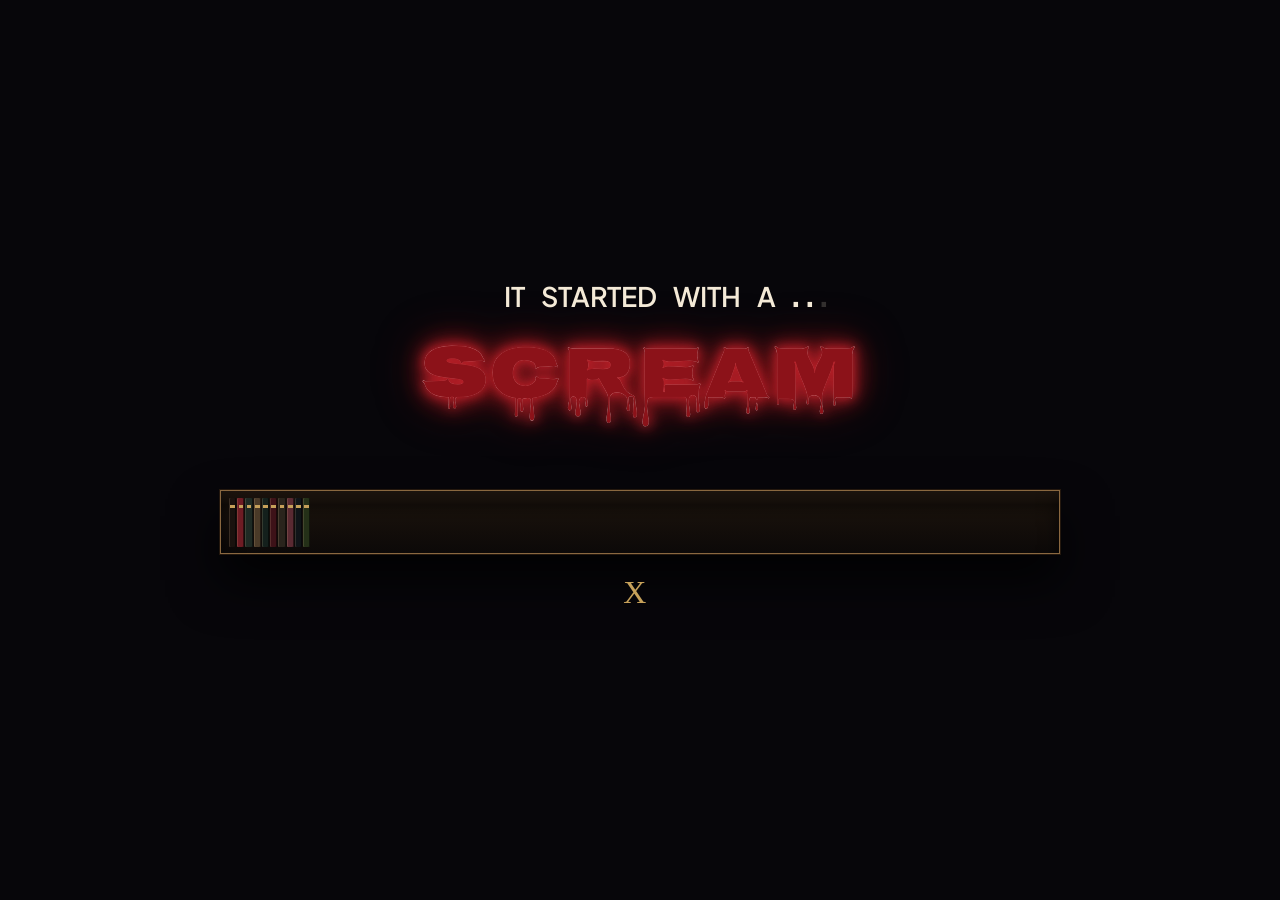
<file: index.html>
<!DOCTYPE html><html lang="en"><head><script>(function(){var path=location.pathname;var canonical=path.replace(/index\.html$/,"");if(!canonical.endsWith("/"))canonical+="/";if(canonical!==path){location.replace(canonical+location.search+location.hash);return}var section=/\/(need|stars|locations|form|comparison|contact)\/$/.exec(canonical);var p=section?canonical.slice(0,section.index+1):canonical;window.__ISWAS_BASE=p;window.__ISWAS_ROUTE=section?"/"+section[1]:"/";window.__lockIndex=!0;window.__wallReady=0;window.__showLodge=false;window.__morganInitialAtLibrary=!section;if(!section&&innerWidth<768){window.__morganInitialMobilePerch=true;document.documentElement.classList.add("morgan-mobile-intro")}window.__atLibrary=!section;if(section){window.__loadN=100;window.__shelvesFilled=true;window.__veilT=performance.now()-8000;document.documentElement.classList.add("iswas-chrome")}[`plates/hitchcock.webp`,`plates/peele.webp`,`plates/lynch.webp`].forEach(function(f){var im=new Image();im.src=p+f})})();</script><meta name="twitter:card" content="summary_large_image">
<meta name="twitter:image" content="https://jotsmedia.github.io/ISWAS_v8/plates/og-hero.webp"><meta property="og:title" content="It Started With a Scream"><meta property="og:url" content="https://jotsmedia.github.io/ISWAS_v8/"><meta property="og:image" content="https://jotsmedia.github.io/ISWAS_v8/plates/og-hero.webp"><meta property="og:image:width" content="1200"><meta property="og:image:height" content="630">
<meta property="og:image:alt" content="It Started With a Scream opening hero screen: title card over the lodge library"><meta charSet="utf-8"/><meta name="viewport" content="width=device-width, initial-scale=1, viewport-fit=cover"/><link rel="stylesheet" href="assets/styles-v17-4.css" data-precedence="default"/><link rel="stylesheet" href="assets/locations-v17-4.css"/><title>it started with a SCREAM</title><meta name="description" content="A preliminary presentation from Trancas International Films. Stars the world already knows, on the horror films that came first."/><meta name="theme-color" content="#07060a"/><link rel="modulepreload" href="assets/index-v17-4.js"/><link rel="modulepreload" href="assets/routes-_h6z7-DI-v17-4.js"/><link rel="icon" type="image/svg+xml" href="favicon.svg"/><meta name="apple-mobile-web-app-title" content="It Started With a Scream"><meta name="apple-mobile-web-app-status-bar-style" content="black"><link rel="preload" as="image" href="textures/gallery-startup.webp" fetchpriority="high"><link rel="preload" as="image" href="characters/morgan/morgan-mobile.webp" fetchpriority="low"><script src="assets/startup-v17-4.js"></script><script src="assets/gallery-recovery-v17-4.js"></script></head><body><div class="relative min-h-dvh is-intro"><a href="#content" class="sr-only focus:not-sr-only focus:fixed focus:top-3 focus:left-3 focus:z-50 focus:bg-bg focus:px-3 focus:py-2">Skip to content</a><div class="scrim pointer-events-none fixed inset-0 z-[1]"></div><div class="grain pointer-events-none fixed inset-0 z-[2]"></div><div class="vignette pointer-events-none fixed inset-0 z-[2]"></div><header class="mast"><a class="brand block font-sans text-[0.68rem] font-semibold leading-none tracking-tight text-fg md:text-base" href="./"><span class="mark-rest">it started with a</span><span class="mark-scream"><span class="scream-drip" aria-hidden="true">SCREAM</span><span class="scream-blood" aria-hidden="true"><span class="drip" style="left:8%;--w:0.28em;--len:1.55em;--delay:0.02s"><i class="neck"></i><i class="bead"></i></span><span class="drip" style="left:22%;--w:0.14em;--len:2.7em;--delay:0.2s"><i class="neck"></i><i class="bead"></i></span><span class="drip" style="left:36%;--w:0.34em;--len:1.2em;--delay:0.08s"><i class="neck"></i><i class="bead"></i></span><span class="drip" style="left:50%;--w:0.16em;--len:2.9em;--delay:0.28s"><i class="neck"></i><i class="bead"></i></span><span class="drip" style="left:64%;--w:0.26em;--len:1.75em;--delay:0.12s"><i class="neck"></i><i class="bead"></i></span><span class="drip" style="left:78%;--w:0.13em;--len:2.4em;--delay:0.22s"><i class="neck"></i><i class="bead"></i></span><span class="drip" style="left:90%;--w:0.22em;--len:1.45em;--delay:0.05s"><i class="neck"></i><i class="bead"></i></span></span><span class="scream-face">SCREAM</span></span></a><button type="button" class="nav-menu-toggle" aria-label="Open presentation menu" aria-expanded="false" aria-controls="presentation-navigation"><svg viewBox="0 0 24 24" width="24" height="24" aria-hidden="true"><path d="M4 6h16M4 12h16M4 18h16"></path></svg></button><nav id="presentation-navigation" class="presentation-navigation mt-1 flex w-full items-center justify-center gap-x-2 gap-y-0 md:mt-2 md:gap-x-5" aria-label="Presentation"><a class="nav-link inline-flex items-baseline gap-1 text-[0.58rem] leading-none text-muted md:min-h-9 md:gap-1.5 md:text-sm active" href="./" data-status="active" aria-current="page"><span class="nav-index tabular-nums tracking-wider">01</span>Overview</a><a class="nav-link inline-flex items-baseline gap-1 text-[0.58rem] leading-none text-muted md:min-h-9 md:gap-1.5 md:text-sm" href="need/"><span class="nav-index tabular-nums tracking-wider">02</span>Need</a><a class="nav-link inline-flex items-baseline gap-1 text-[0.58rem] leading-none text-muted md:min-h-9 md:gap-1.5 md:text-sm" href="stars/"><span class="nav-index tabular-nums tracking-wider">03</span>Stars</a><a class="nav-link inline-flex items-baseline gap-1 text-[0.58rem] leading-none text-muted md:min-h-9 md:gap-1.5 md:text-sm" href="locations/"><span class="nav-index tabular-nums tracking-wider">04</span>Locations</a><a class="nav-link inline-flex items-baseline gap-1 text-[0.58rem] leading-none text-muted md:min-h-9 md:gap-1.5 md:text-sm" href="form/"><span class="nav-index tabular-nums tracking-wider">05</span>Form</a><a class="nav-link inline-flex items-baseline gap-1 text-[0.58rem] leading-none text-muted md:min-h-9 md:gap-1.5 md:text-sm" href="comparison/"><span class="nav-index tabular-nums tracking-wider">06</span>Comparison</a><a class="nav-link inline-flex items-baseline gap-1 text-[0.58rem] leading-none text-muted md:min-h-9 md:gap-1.5 md:text-sm" href="contact/"><span class="nav-index tabular-nums tracking-wider">07</span>Contact</a></nav></header><div class="sheet" id="content"><div class="dossier-panel"><!--$--><div class="overview-hero flex flex-col gap-5"><h1 class="hero-title w-full font-sans font-semibold leading-tight tracking-tight text-fg"><span class="hero-line mark-rest">it started with a </span><span class="hero-line mark-scream"><canvas class="scream-bleed" aria-hidden="true"></canvas><span class="scream-drip" aria-hidden="true">SCREAM</span><span class="scream-blood" aria-hidden="true"><span class="drip" style="left:8%;--w:0.28em;--len:1.55em;--delay:0.02s"><i class="neck"></i><i class="bead"></i></span><span class="drip" style="left:22%;--w:0.14em;--len:2.7em;--delay:0.2s"><i class="neck"></i><i class="bead"></i></span><span class="drip" style="left:36%;--w:0.34em;--len:1.2em;--delay:0.08s"><i class="neck"></i><i class="bead"></i></span><span class="drip" style="left:50%;--w:0.16em;--len:2.9em;--delay:0.28s"><i class="neck"></i><i class="bead"></i></span><span class="drip" style="left:64%;--w:0.26em;--len:1.75em;--delay:0.12s"><i class="neck"></i><i class="bead"></i></span><span class="drip" style="left:78%;--w:0.13em;--len:2.4em;--delay:0.22s"><i class="neck"></i><i class="bead"></i></span><span class="drip" style="left:90%;--w:0.22em;--len:1.45em;--delay:0.05s"><i class="neck"></i><i class="bead"></i></span></span><span class="scream-face">SCREAM</span></span></h1><p class="max-w-prose text-lg leading-relaxed text-pretty text-fg">A conversation with actors, directors, writers, and special effect makeup artists who found their footing in Hollywood with a horror credit. We explore their stories through sit-down interviews and archival footage of their work. This is not a hosted tour of the genre but an intimate reflection of each subject’s life and career, through a horror focused lens.</p></div><script>(function(a,f){let l;try{l=JSON.parse(sessionStorage.getItem(a)||"{}")}catch{return}const n=l?.[f||history.state?.__TSR_key];let c=!1;for(const t in n){const e=n[t],o=e?.scrollX,s=e?.scrollY;if(Number.isFinite(o)&&Number.isFinite(s)){if(t==="window")scrollTo(o,s),c=!0;else if(t)try{const r=document.querySelector(t);r&&(r.scrollLeft=o,r.scrollTop=s)}catch{}}}if(c)return;const i=location.hash.slice(1);if(i){const t=history.state?.__hashScrollIntoViewOptions??!0;if(t){const e=document.getElementById(i);e&&e.scrollIntoView(t)}return}scrollTo(0,0)})("tsr-scroll-restoration-v1_3");document.currentScript.remove()</script><!--/$--><nav class="slide-nav" aria-label="Slides"><span></span><a class="slide-link slide-link-next" href="need/"><span class="tabular-nums">02</span>Need</a></nav></div></div><footer class="site-footer"><div class="footer-bar"><span class="footer-brand">Trancas International Films</span><ul class="social-row"><li><a href="#instagram" class="footer-social" aria-label="Instagram placeholder"><svg viewBox="0 0 24 24" aria-hidden="true"><rect x="4" y="4" width="16" height="16" rx="4"></rect><circle cx="12" cy="12" r="3.5"></circle><circle cx="17.2" cy="6.8" r="0.8" fill="currentColor" stroke="none"></circle></svg></a></li><li><a href="#x" class="footer-social" aria-label="X placeholder"><svg viewBox="0 0 24 24" aria-hidden="true"><path d="M5 5 L19 19 M19 5 L5 19"></path></svg></a></li><li><a href="#facebook" class="footer-social" aria-label="Facebook placeholder"><svg viewBox="0 0 24 24" aria-hidden="true"><path d="M14 8h3V4h-3c-2.2 0-4 1.8-4 4v2H8v4h2v8h4v-8h3l1-4h-4V8c0-.6.4-1 1-1z"></path></svg></a></li><li><a href="#youtube" class="footer-social" aria-label="YouTube placeholder"><svg viewBox="0 0 24 24" aria-hidden="true"><rect x="3" y="6" width="18" height="12" rx="2"></rect><path d="M11 10 L16 12.5 L11 15 Z" fill="currentColor" stroke="none"></path></svg></a></li></ul><span class="footer-legal">© 2023 · WGA No. 2310392</span></div></footer><div class="gallery-controls"><button type="button" class="gallery-pull">360 MODE</button></div><div class="load-screen" role="status" aria-label="Loading"><div class="load-lock hero-title"><p class="load-phrase"><span class="mark-rest">it started with a</span><span class="load-dots" aria-hidden="true"><i data-on="false">.</i><i data-on="false">.</i><i data-on="false">.</i></span></p><div class="load-scream-slot"><span class="mark-scream load-scream is-dripping"><span class="scream-face">SCREAM</span><span class="scream-blood" aria-hidden="true"><span class="drip" style="left:8%;--w:0.3em;--len:1.45em;--delay:0.02s"><i class="neck"></i><i class="bead"></i></span><span class="drip" style="left:18%;--w:0.14em;--len:2.55em;--delay:0.16s"><i class="neck"></i><i class="bead"></i></span><span class="drip" style="left:27%;--w:0.38em;--len:1.15em;--delay:0.06s"><i class="neck"></i><i class="bead"></i></span><span class="drip" style="left:37%;--w:0.2em;--len:2.05em;--delay:0.0s"><i class="neck"></i><i class="bead"></i></span><span class="drip" style="left:46%;--w:0.12em;--len:2.95em;--delay:0.22s"><i class="neck"></i><i class="bead"></i></span><span class="drip" style="left:55%;--w:0.28em;--len:1.7em;--delay:0.1s"><i class="neck"></i><i class="bead"></i></span><span class="drip" style="left:64%;--w:0.16em;--len:2.35em;--delay:0.18s"><i class="neck"></i><i class="bead"></i></span><span class="drip" style="left:73%;--w:0.36em;--len:1.25em;--delay:0.04s"><i class="neck"></i><i class="bead"></i></span><span class="drip" style="left:82%;--w:0.13em;--len:2.7em;--delay:0.24s"><i class="neck"></i><i class="bead"></i></span><span class="drip" style="left:91%;--w:0.22em;--len:1.85em;--delay:0.12s"><i class="neck"></i><i class="bead"></i></span></span></span></div></div><div class="load-meter"><div class="load-volumes" aria-hidden="true"><i class="load-vol" style="background:#1a120e;--c:#1a120e;--tx:40.30120599998831px;--ty:127.20903590551247px;--rot:-3deg">PSYCHO</i><i class="load-vol" style="background:#6e1c24;--c:#6e1c24;--tx:64.57574661383823px;--ty:140.41913806539662px;--rot:-2deg">JAWS</i><i class="load-vol" style="background:#1e2a24;--c:#1e2a24;--tx:86.96157407497587px;--ty:152.60141052934787px;--rot:-1deg">EXORCIST</i><i class="load-vol" style="background:#4a3a28;--c:#4a3a28;--tx:107.67086483265231px;--ty:163.87131882213603px;--rot:0deg">NORTHWEST</i><i class="load-vol" style="background:#14201c;--c:#14201c;--tx:126.88516149722567px;--ty:174.32765766318977px;--rot:1deg">THE LAMBS</i><i class="load-vol" style="background:#3d1218;--c:#3d1218;--tx:144.7607088448578px;--ty:184.0554547977455px;--rot:2deg">ALIEN</i><i class="load-vol" style="background:#2a241c;--c:#2a241c;--tx:161.43271201733242px;--ty:193.1282882911483px;--rot:3deg">THE BIRDS</i><i class="load-vol" style="background:#5a2a32;--c:#5a2a32;--tx:177.0187626317644px;--ty:201.6101510032401px;--rot:-3deg">FRENCH CONN.</i><i class="load-vol" style="background:#101418;--c:#101418;--tx:191.62161651440732px;--ty:209.55696221933007px;--rot:-2deg">ROSEMARY</i><i class="load-vol" style="background:#243018;--c:#243018;--tx:205.33146183405853px;--ty:217.01780195878416px;--rot:-1deg">RAIDERS</i><i class="load-vol" style="background:#4a2018;--c:#4a2018;--tx:218.2277834715561px;--ty:224.03592555700652px;--rot:0deg">GODFATHER</i><i class="load-vol" style="background:#1a2430;--c:#1a2430;--tx:230.3809050649268px;--ty:230.64960283987634px;--rot:1deg">KING KONG</i><i class="load-vol" style="background:#3e2c22;--c:#3e2c22;--tx:241.85327192245956px;--ty:236.89281627960708px;--rot:2deg">BONNIE</i><i class="load-vol" style="background:#123028;--c:#123028;--tx:252.70052422291462px;--ty:242.7958450257533px;--rot:3deg">REAR WINDOW</i><i class="load-vol" style="background:#2c1810;--c:#2c1810;--tx:262.97239943659224px;--ty:248.38575599893332px;--rot:-3deg">DELIVERANCE</i><i class="load-vol" style="background:#4e3828;--c:#4e3828;--tx:272.71349485367523px;--ty:253.6868188555225px;--rot:-2deg">CHINATOWN</i><i class="load-vol" style="background:#1c1418;--c:#1c1418;--tx:281.96391488306085px;--ty:258.7208582449353px;--rot:-1deg">MANCHURIAN</i><i class="load-vol" style="background:#5c2420;--c:#5c2420;--tx:290.759822937664px;--ty:263.5075541432693px;--rot:0deg">VERTIGO</i><i class="load-vol" style="background:#1a120e;--c:#1a120e;--tx:299.13391392099084px;--ty:268.0646989784962px;--rot:1deg">GREAT ESCAPE</i><i class="load-vol" style="background:#6e1c24;--c:#6e1c24;--tx:307.1158203296906px;--ty:272.4084186297508px;--rot:2deg">HIGH NOON</i><i class="load-vol" style="background:#1e2a24;--c:#1e2a24;--tx:36.16458230459031px;--ty:265.16256461183525px;--rot:3deg">CLOCKWORK</i><i class="load-vol" style="background:#4a3a28;--c:#4a3a28;--tx:60.76829188836555px;--ty:272.8390590692527px;--rot:-3deg">TAXI DRIVER</i><i class="load-vol" style="background:#14201c;--c:#14201c;--tx:83.44550613152265px;--ty:279.9144762478907px;--rot:-2deg">LAWRENCE</i><i class="load-vol" style="background:#3d1218;--c:#3d1218;--tx:104.41397000820182px;--ty:286.45675379273837px;--rot:-1deg">INDEMNITY</i><i class="load-vol" style="background:#2a241c;--c:#2a241c;--tx:123.85980531591706px;--ty:292.52396274150476px;--rot:0deg">TITANIC</i><i class="load-vol" style="background:#5a2a32;--c:#5a2a32;--tx:141.9430503492498px;--ty:298.16603593367256px;--rot:1deg">THE FALCON</i><i class="load-vol" style="background:#101418;--c:#101418;--tx:158.80207447940208px;--ty:303.4261453839127px;--rot:2deg">STAR WARS</i><i class="load-vol" style="background:#243018;--c:#243018;--tx:174.55712549901335px;--ty:308.3418090734293px;--rot:3deg">FATAL</i><i class="load-vol" style="background:#4a2018;--c:#4a2018;--tx:189.31320219168242px;--ty:312.9457872076534px;--rot:-3deg">THE SHINING</i><i class="load-vol" style="background:#1a2430;--c:#1a2430;--tx:203.1623972728084px;--ty:317.2668132268381px;--rot:-2deg">DEER HUNTER</i><i class="load-vol" style="background:#3e2c22;--c:#3e2c22;--tx:216.1858212303576px;--ty:321.3301940550955px;--rot:-1deg">ENCOUNTERS</i><i class="load-vol" style="background:#123028;--c:#123028;--tx:228.4551919958443px;--ty:325.15830608659854px;--rot:0deg">STRANGERS</i><i class="load-vol" style="background:#2c1810;--c:#2c1810;--tx:240.03415625945095px;--ty:328.77100744326015px;--rot:1deg">FUGITIVE</i><i class="load-vol" style="background:#4e3828;--c:#4e3828;--tx:250.97939383500466px;--ty:332.1859825427574px;--rot:2deg">THE HUNTER</i><i class="load-vol" style="background:#1c1418;--c:#1c1418;--tx:261.34154552637324px;--ty:335.41903159801717px;--rot:3deg">JURASSIC</i><i class="load-vol" style="background:#5c2420;--c:#5c2420;--tx:271.16599655058616px;--ty:338.48431504959365px;--rot:-3deg">BULLITT</i><i class="load-vol" style="background:#1a120e;--c:#1a120e;--tx:280.4935410877377px;--ty:341.3945609089407px;--rot:-2deg">CASABLANCA</i><i class="load-vol" style="background:#6e1c24;--c:#6e1c24;--tx:289.3609484821482px;--ty:344.1612414163282px;--rot:-1deg">NOTORIOUS</i><i class="load-vol" style="background:#1e2a24;--c:#1e2a24;--tx:297.80144766677273px;--ty:346.79472418395665px;--rot:0deg">DIE HARD</i><i class="load-vol" style="background:#4a3a28;--c:#4a3a28;--tx:305.84514326653px;--ty:349.3044020225135px;--rot:1deg">2001</i><i class="load-vol" style="background:#14201c;--c:#14201c;--tx:31.97049473236966px;--ty:405.0324737202862px;--rot:2deg">DIRTY HARRY</i><i class="load-vol" style="background:#3d1218;--c:#3d1218;--tx:56.9101153803264px;--ty:407.0230389851427px;--rot:3deg">TERMINATOR</i><i class="load-vol" style="background:#2a241c;--c:#2a241c;--tx:79.88444371749537px;--ty:408.85674370009895px;--rot:-3deg">OZ</i><i class="load-vol" style="background:#5a2a32;--c:#5a2a32;--tx:101.11697720434996px;--ty:410.55142639958495px;--rot:-2deg">E.T.</i><i class="load-vol" style="background:#101418;--c:#101418;--tx:120.79856217617873px;--ty:412.12231955611156px;--rot:-1deg">PRIVATE RYAN</i><i class="load-vol" style="background:#243018;--c:#243018;--tx:139.09314631903783px;--ty:413.5825087163165px;--rot:0deg">CARRIE</i><i class="load-vol" style="background:#4a2018;--c:#4a2018;--tx:156.1423563743437px;--ty:414.9432978721898px;--rot:1deg">SNATCHERS</i><i class="load-vol" style="background:#1a2430;--c:#1a2430;--tx:172.06917175619722px;--ty:416.2145026722315px;--rot:2deg">DIAL M</i><i class="load-vol" style="background:#3e2c22;--c:#3e2c22;--tx:186.98089575761293px;--ty:417.4046875694014px;--rot:3deg">BEN-HUR</i><i class="load-vol" style="background:#123028;--c:#123028;--tx:200.97157619457718px;--ty:418.52135902574173px;--rot:-3deg">MARATHON</i><i class="load-vol" style="background:#2c1810;--c:#2c1810;--tx:214.12399094413763px;--ty:419.571123988851px;--rot:-2deg">RAGING BULL</i><i class="load-vol" style="background:#4e3828;--c:#4e3828;--tx:226.51128696687522px;--ty:420.55982071108355px;--rot:-1deg">ROCKY</i><i class="load-vol" style="background:#1c1418;--c:#1c1418;--tx:238.1983413724079px;--ty:421.4926273835077px;--rot:0deg">PULP FICTION</i><i class="load-vol" style="background:#5c2420;--c:#5c2420;--tx:249.24289801048423px;--ty:422.3741528533547px;--rot:1deg">BUTCH</i><i class="load-vol" style="background:#1a120e;--c:#1a120e;--tx:259.69652162400496px;--ty:423.2085127801029px;--rot:2deg">UNTIL DARK</i><i class="load-vol" style="background:#6e1c24;--c:#6e1c24;--tx:269.60540283818466px;--ty:423.999393885993px;--rot:3deg">FRANKENSTEIN</i><i class="load-vol" style="background:#1e2a24;--c:#1e2a24;--tx:279.01104050046956px;--ty:424.7501084172465px;--rot:-3deg">PRESIDENTS</i><i class="load-vol" style="background:#4a3a28;--c:#4a3a28;--tx:287.9508226328063px;--ty:425.4636405129912px;--rot:-2deg">RIVER KWAI</i><i class="load-vol" style="background:#14201c;--c:#14201c;--tx:296.458523147364px;--ty:426.14268585081464px;--rot:-1deg">APES</i><i class="load-vol" style="background:#3d1218;--c:#3d1218;--tx:304.5647282392264px;--ty:426.78968567945833px;--rot:0deg">SIXTH SENSE</i><i class="load-vol" style="background:#2a241c;--c:#2a241c;--tx:27.7177375198832px;--ty:546.8589746046871px;--rot:1deg">CAPE FEAR</i><i class="load-vol" style="background:#5a2a32;--c:#5a2a32;--tx:53.000196742524466px;--ty:543.0065645896354px;--rot:2deg">SPARTACUS</i><i class="load-vol" style="background:#101418;--c:#101418;--tx:76.27751759227273px;--ty:539.459687160685px;--rot:3deg">BABY JANE</i><i class="load-vol" style="background:#243018;--c:#243018;--tx:97.7791413216849px;--ty:536.1833812497125px;--rot:-3deg">TOUCH EVIL</i><i class="load-vol" style="background:#4a2018;--c:#4a2018;--tx:117.70078972830014px;--ty:533.1478237842721px;--rot:-2deg">DIRTY DOZEN</i><i class="load-vol" style="background:#1a2430;--c:#1a2430;--tx:136.21044003751194px;--ty:530.3274192659309px;--rot:-1deg">THE MATRIX</i><i class="load-vol" style="background:#3e2c22;--c:#3e2c22;--tx:153.45307281228003px;--ty:527.7000763084116px;--rot:0deg">SIERRA MADRE</i><i class="load-vol" style="background:#123028;--c:#123028;--tx:169.55447712113084px;--ty:525.2466278258264px;--rot:1deg">HALLOWEEN</i><i class="load-vol" style="background:#2c1810;--c:#2c1810;--tx:184.62432435728545px;--ty:522.9503626600599px;--rot:2deg">WILD BUNCH</i><i class="load-vol" style="background:#4e3828;--c:#4e3828;--tx:198.75866961059984px;--ty:520.7966444346863px;--rot:3deg">DOG DAY</i><i class="load-vol" style="background:#1c1418;--c:#1c1418;--tx:212.0420012248075px;--ty:518.7725992540657px;--rot:-3deg">GOLDFINGER</i><i class="load-vol" style="background:#5c2420;--c:#5c2420;--tx:224.5489309690035px;--ty:516.8668581637788px;--rot:-2deg">PLATOON</i><i class="load-vol" style="background:#1a120e;--c:#1a120e;--tx:236.3455962562674px;--ty:515.0693434878262px;--rot:-1deg">LAURA</i><i class="load-vol" style="background:#6e1c24;--c:#6e1c24;--tx:247.49083006375145px;--ty:513.3710905622725px;--rot:0deg">BLADE RUNNER</i><i class="load-vol" style="background:#1e2a24;--c:#1e2a24;--tx:258.03714224557166px;--ty:511.7640982078768px;--rot:1deg">THIRD MAN</i><i class="load-vol" style="background:#4a3a28;--c:#4a3a28;--tx:268.03154678404746px;--ty:510.24120267783985px;--rot:2deg">THELMA</i><i class="load-vol" style="background:#14201c;--c:#14201c;--tx:277.516262477906px;--ty:508.79597089056904px;--rot:3deg">T2</i><i class="load-vol" style="background:#3d1218;--c:#3d1218;--tx:286.52930909610626px;--ty:507.42260959085064px;--rot:-3deg">GASLIGHT</i><i class="load-vol" style="background:#2a241c;--c:#2a241c;--tx:295.10501675036437px;--ty:506.1158877343062px;--rot:-2deg">MAGNIFICENT</i><i class="load-vol" style="background:#5a2a32;--c:#5a2a32;--tx:303.27446287535906px;--ty:504.8710699026148px;--rot:-1deg">REBECCA</i><i class="load-vol" style="background:#101418;--c:#101418;--tx:23.40507093206334px;--ty:690.6834115689411px;--rot:0deg">THE OMEN</i><i class="load-vol" style="background:#243018;--c:#243018;--tx:49.03748807519051px;--ty:680.8260809135021px;--rot:1deg">STOOD STILL</i><i class="load-vol" style="background:#4a2018;--c:#4a2018;--tx:72.62383597982911px;--ty:671.7555968872781px;--rot:2deg">PHANTOM</i><i class="load-vol" style="background:#1a2430;--c:#1a2430;--tx:94.3996986851851px;--ty:663.3813621127908px;--rot:3deg">POLTERGEIST</i><i class="load-vol" style="background:#3e2c22;--c:#3e2c22;--tx:114.56583020045052px;--ty:655.6261736232675px;--rot:-3deg">DRACULA</i><i class="load-vol" style="background:#123028;--c:#123028;--tx:133.29436189821996px;--ty:648.4238357163532px;--rot:-2deg">DORIAN</i><i class="load-vol" style="background:#2c1810;--c:#2c1810;--tx:150.73372806300014px;--ty:641.7172657605187px;--rot:-1deg">THE THING</i><i class="load-vol" style="background:#4e3828;--c:#4e3828;--tx:167.01260814185503px;--ty:635.4569781434167px;--rot:0deg">ANGRY MEN</i><i class="load-vol" style="background:#1c1418;--c:#1c1418;--tx:182.24310733696456px;--ty:629.5998611272851px;--rot:1deg">NAVARONE</i><i class="load-vol" style="background:#5c2420;--c:#5c2420;--tx:196.5233418654853px;--ty:624.108182648473px;--rot:2deg">POSEIDON</i><i class="load-vol" style="background:#1a120e;--c:#1a120e;--tx:209.9395549582227px;--ty:618.948776578398px;--rot:3deg">BRAVEHEART</i><i class="load-vol" style="background:#6e1c24;--c:#6e1c24;--tx:222.56786005289365px;--ty:614.092372352419px;--rot:-3deg">BODY HEAT</i><i class="load-vol" style="background:#1e2a24;--c:#1e2a24;--tx:234.4756856254854px;--ty:609.5130393382557px;--rot:-2deg">LIVING DEAD</i><i class="load-vol" style="background:#4a3a28;--c:#4a3a28;--tx:245.72297958557903px;--ty:605.1877236676931px;--rot:-1deg">CHINA SYND.</i><i class="load-vol" style="background:#14201c;--c:#14201c;--tx:256.3632186556804px;--ty:601.0958600646138px;--rot:0deg">METAL JACKET</i><i class="load-vol" style="background:#3d1218;--c:#3d1218;--tx:266.44425860637125px;--ty:597.219044874311px;--rot:1deg">BLUE VELVET</i><i class="load-vol" style="background:#2a241c;--c:#2a241c;--tx:276.00905387119485px;--ty:593.5407593247868px;--rot:2deg">SAFETY LAST</i><i class="load-vol" style="background:#5a2a32;--c:#5a2a32;--tx:285.09626936827254px;--ty:590.046134241567px;--rot:3deg">BLOOD SIMPLE</i><i class="load-vol" style="background:#101418;--c:#101418;--tx:293.7408029076047px;--ty:586.7217491481356px;--rot:-3deg">SPEED</i><i class="load-vol" style="background:#243018;--c:#243018;--tx:301.9742330668504px;--ty:583.5554600285816px;--rot:-2deg">ROBIN HOOD</i></div><p class="load-percent">N</p></div></div></div><script data-tsr-stream-part="">(self.$R=self.$R||{})["tsr"]=[];self.$_TSR={h(){this.hydrated=!0,this.c()},e(){this.streamEnded=!0,this.c()},c(){this.hydrated&&this.streamEnded&&(delete self.$_TSR,delete self.$R.tsr)},p(e){this.initialized?e():this.buffer.push(e)},buffer:[]};$_TSR.router=($R=>$R[0]={manifest:$R[1]={routes:$R[2]={__root__:$R[3]={preloads:$R[4]=[window.__ISWAS_BASE+"assets/index-v17-4.js"],scripts:$R[5]=[$R[6]={attrs:$R[7]={type:"module",async:!0,src:window.__ISWAS_BASE+"assets/index-v17-4.js"}}]},"/":$R[8]={preloads:$R[9]=[window.__ISWAS_BASE+"assets/routes-_h6z7-DI-v17-4.js"]}}},matches:$R[10]=[$R[11]={i:"__root__ ",u:1790667452726,s:"success",ssr:!0},$R[12]={i:"  ",u:1790667452726,s:"success",ssr:!0}]})($R["tsr"]);$_TSR.e();{let s=document.currentScript,p;while((p=s.previousElementSibling)&&p.hasAttribute('data-tsr-stream-part'))p.remove();s.remove()}</script><script data-iswas-links>(function(){var base=window.__ISWAS_BASE||"/";document.querySelectorAll(".mast a[href],.slide-nav a[href]").forEach(function(a){var path=new URL(a.getAttribute("href"),location.href).pathname;if(path.indexOf(base)!==0)return;var section=path.slice(base.length).replace(/\/$/,"");a.setAttribute("href",base+section)});document.currentScript.remove()})();</script><script type="module" async="" src="assets/index-v17-4.js"></script><script>document.currentScript.remove();/*$tsr-stream-boundary*/</script></body></html>
</file>
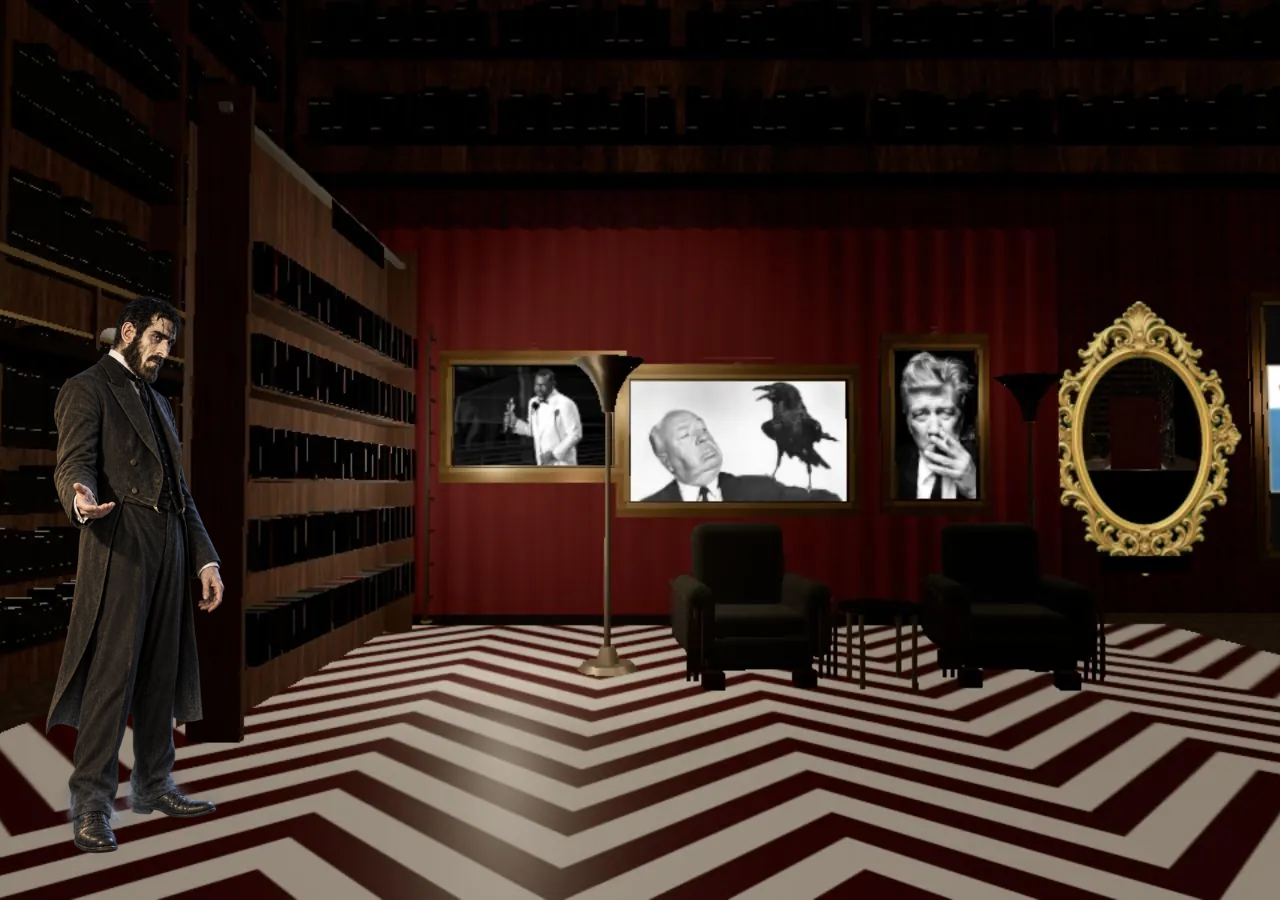
<file: tools/capture-background.html>
<!doctype html><html><head><meta name="viewport" content="width=device-width,initial-scale=1"><style>html,body,iframe{margin:0;width:100%;height:100%;border:0;display:block;overflow:hidden;background:#100e0c}</style></head><body><iframe id="gallery" src="../"></iframe><script>
const frame=document.querySelector('iframe');frame.addEventListener('load',()=>{const w=frame.contentWindow,d=frame.contentDocument;const style=d.createElement('style');style.textContent='.load-screen,header,.sheet,footer,.site-footer,.scrim,.grain,.vignette,#morgan-guide,.gallery-pull,.gallery-controls,.gallery-hint,.tour-toggle,.sr-only{display:none!important}html body .lodge-canvas{visibility:visible!important;opacity:1!important}';d.head.append(style);setInterval(()=>{w.__forceTour=false;w.__lockIndex=true;w.__tourUntil=0;w.__tourGlide=false;w.__morganInitialAtLibrary=false;},100)});
</script></body></html>
</file>
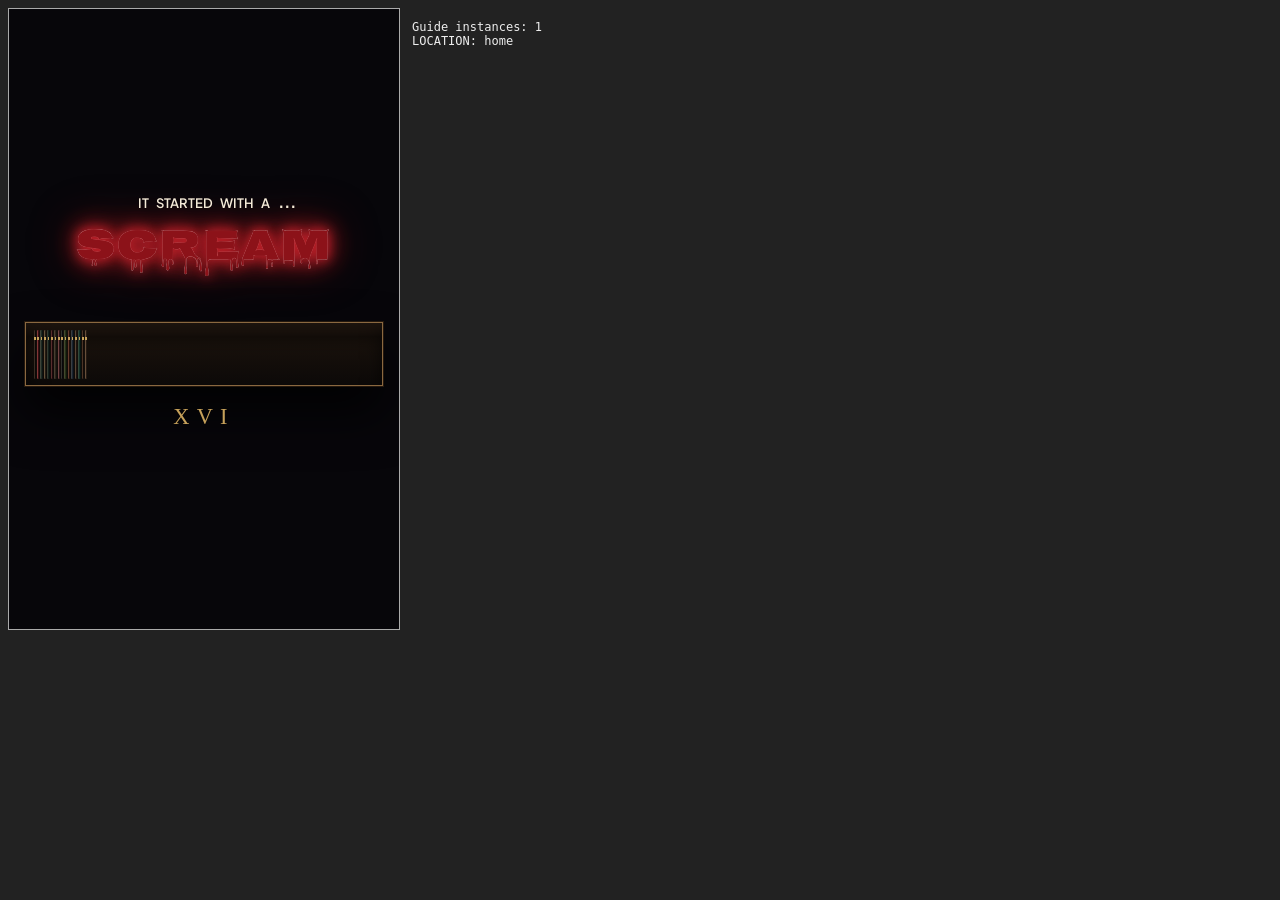
<file: tools/lifecycle-preview.html>
<!doctype html><meta name="viewport" content="width=device-width,initial-scale=1"><title>Morgan release verification</title><style>body{margin:8px;background:#222;color:#eee;font:12px system-ui;display:flex;gap:12px}iframe{width:390px;height:620px;border:1px solid #aaa;flex:none}pre{max-width:360px;white-space:pre-wrap}</style><iframe id="preview" title="Release mobile preview" src="../?qa=1"></iframe><pre id="result">Waiting for startup…</pre><script>
const frame=document.querySelector('iframe'),result=document.querySelector('pre');let observed=false,start=0,entries=[],lastLocation='';
setInterval(()=>{const win=frame.contentWindow,doc=frame.contentDocument;if(!doc)return;const bubble=doc.querySelector('.morgan-speech-bubble'),visible=!!bubble&&!bubble.hidden;const now=performance.now();if(visible&&!observed){start=now;entries.push('BUBBLE OPEN — X present: '+!!bubble.querySelector('.morgan-bubble-close'));}if(!visible&&observed){const duration=Math.round(now-start);entries.push('BUBBLE CLOSED after '+duration+'ms ('+(duration<=3100?'PASS':'FAIL')+')')};observed=visible;const location=doc.querySelector('#morgan-card[open]')?'dialog':win.__morganInTransit?'flight':win.__morganControlsIntro?'controls':doc.querySelector('#morgan-guide.morgan-at-library')?'library':'home';if(location!==lastLocation){entries.push('LOCATION: '+location);lastLocation=location}result.textContent='Guide instances: '+doc.querySelectorAll('#morgan-guide').length+'\n'+entries.slice(-18).join('\n');},50);
</script>
</file>
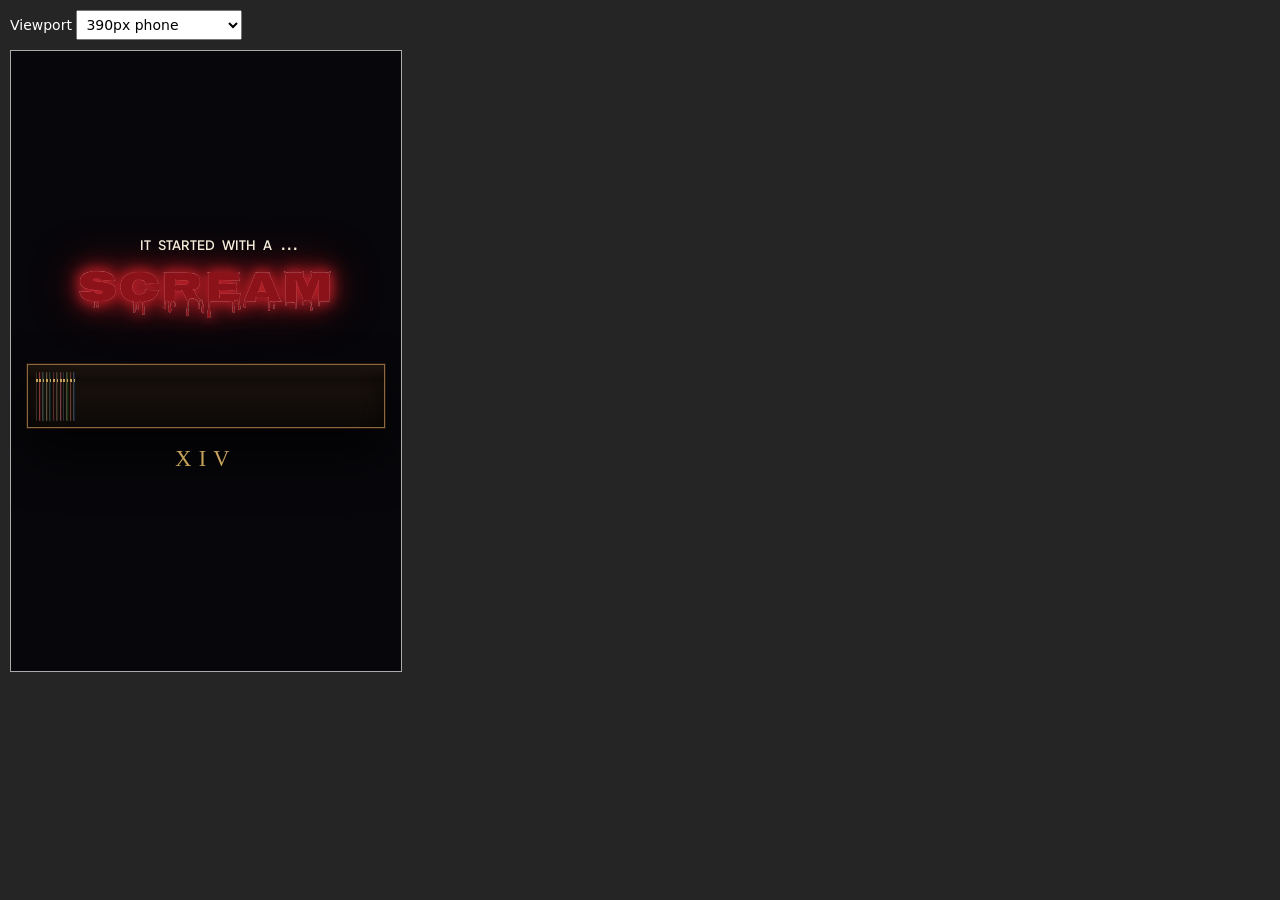
<file: tools/mobile-preview.html>
<!doctype html><html><head><meta name="viewport" content="width=device-width,initial-scale=1"><title>V16.1 mobile layout check</title><style>body{background:#252525;color:white;font:14px system-ui;margin:10px}iframe{display:block;border:1px solid #aaa;margin-top:10px;max-width:none}label{margin-right:10px}button,select{font:inherit;padding:5px}</style></head><body><label>Viewport <select id="size"><option value="390">390px phone</option><option value="320">320px small phone</option><option value="768">768px tablet</option></select></label><iframe title="Mobile website preview" id="preview" width="390" height="620" src="../?mobileqa=1"></iframe><script>const width=new URLSearchParams(location.search).get('width')||'390';document.querySelector('#preview').width=width;document.querySelector('#size').value=width;document.querySelector('#size').onchange=e=>document.querySelector('#preview').width=e.target.value;</script></body></html>
</file>
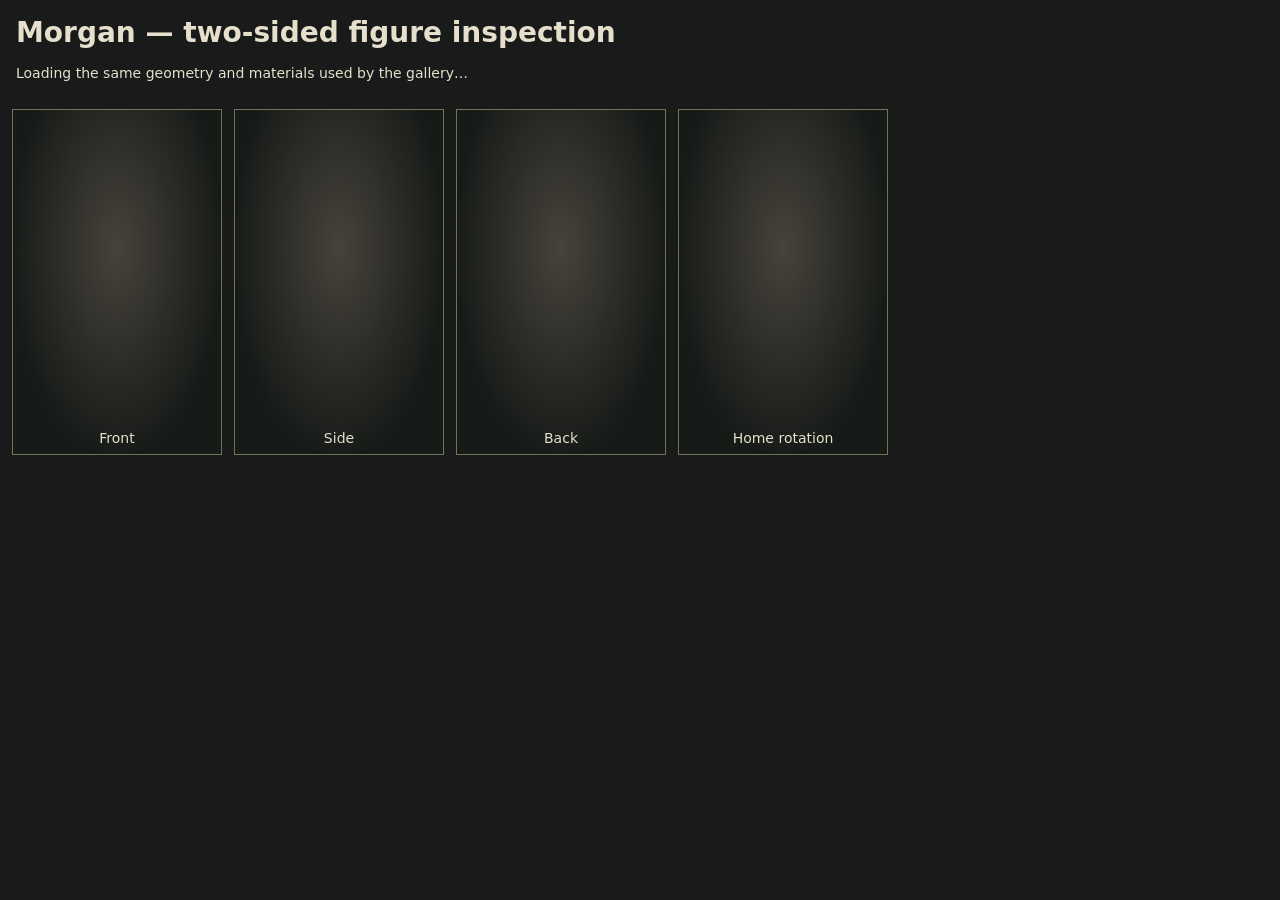
<file: tools/morgan-preview.html>
<!doctype html><html lang="en"><meta charset="utf-8"><meta name="viewport" content="width=device-width, initial-scale=1"><title>Morgan 3D material inspection</title><style>body{margin:0;background:#181b19;color:#e5dfcc;font:14px system-ui}h1,p{margin:16px}main{display:flex;flex-wrap:wrap;gap:12px;padding:12px}figure{margin:0;background:radial-gradient(at 50% 40%,#47423b,#171b18 72%);border:1px solid #73735a}canvas{display:block;width:208px;height:312px}figcaption{text-align:center;padding:8px}iframe{position:fixed;left:-800px;width:640px;height:720px;visibility:hidden}</style><h1>Morgan — two-sided figure inspection</h1><p id="status">Loading the same geometry and materials used by the gallery…</p><main><figure><canvas data-angle="0"></canvas><figcaption>Front</figcaption></figure><figure><canvas data-angle="1.57079632679"></canvas><figcaption>Side</figcaption></figure><figure><canvas data-angle="3.14159265359"></canvas><figcaption>Back</figcaption></figure><figure><canvas data-spin="true"></canvas><figcaption>Home rotation</figcaption></figure></main><iframe title="Gallery asset loader" src="../"></iframe><script type="module">import {morganHomeAngle} from "../assets/morgan-motion-v17-4.js";const frame=document.querySelector('iframe'),status=document.querySelector('#status');let model,last=0;const start=performance.now();async function paint(now){requestAnimationFrame(paint);if(document.hidden||now-last<50)return;last=now;if(!model){model=frame.contentWindow?.__morgan3D;if(model){await model.ready;status.textContent='The actual 3D geometry: '+JSON.stringify(model.stats)}else if(now-start>15000)status.textContent='Waiting for the gallery renderer to finish loading.';return}for(const c of document.querySelectorAll('canvas'))model.renderAvatar(c,c.dataset.spin?morganHomeAngle((now-start)/1000):Number(c.dataset.angle))}requestAnimationFrame(paint);</script></html>
</file>
<file: assets/locations-v17-4.css>
.locations-page .locations-actions {
  display: flex;
  align-items: stretch;
  flex-wrap: wrap;
  gap: .75rem;
}
.locations-page .locations-open-globe {
  display: inline-flex;
  align-items: center;
  justify-content: space-between;
  gap: 1.5rem;
  min-height: 48px;
  max-width: 100%;
  padding: .9rem 1.1rem;
  border: 1px solid #ac956c;
  border-radius: 3px;
  background: #302a20;
  color: #fff1d3;
  font: inherit;
  font-size: .85rem;
  font-weight: 600;
  line-height: 1.4;
  letter-spacing: .08em;
  text-align: left;
  cursor: pointer;
  transition: background .18s ease, border-color .18s ease;
}
.locations-page .locations-open-globe:hover {
  background: #493c27;
  border-color: #ebd3a1;
}
.locations-page .locations-open-globe:focus-visible {
  outline: 2px solid #fff1d3;
  outline-offset: 4px;
}
.locations-page .locations-view-room { background: transparent; }
.locations-page .locations-open-globe:disabled { opacity: .45; cursor: default; }
.locations-page .locations-instructions {
  max-width: 42ch;
  margin-top: 1rem;
  color: #c9c1b1;
  font-size: .95rem;
  line-height: 1.65;
}
@media (max-width: 480px) {
  .locations-page .locations-open-globe { width: 100%; gap: .75rem; font-size: .75rem; }
}
@media (prefers-reduced-motion: reduce) {
  .locations-page .locations-open-globe { transition: none; }
}

/* Keep the case file and the existing gallery globe in view together. */
html.locations-layout{--locations-panel:min(46vw,600px);--locations-bottom:76px;--locations-globe-height:clamp(170px,30dvh,260px)}
.locations-globe-space{position:fixed;left:calc(var(--locations-panel) + 40px);right:24px;top:var(--locations-top,100px);bottom:var(--locations-bottom);pointer-events:none;z-index:5}
.locations-globe-space[hidden]{display:none}
.locations-globe-space>span{position:absolute;bottom:0;left:50%;transform:translateX(-50%);width:max-content;max-width:100%;padding:6px 12px;border:1px solid #bca07455;border-radius:20px;background:#15120cce;color:#dfd1b6;font-size:10px;letter-spacing:.12em;text-align:center}
html.locations-page-active .sheet{position:fixed!important;top:var(--locations-top,100px);left:24px;bottom:var(--locations-bottom);width:var(--locations-panel)!important;max-width:none!important;margin:0!important;padding:0!important;min-height:0!important;z-index:6}
html.locations-page-active .dossier-panel{height:auto;max-height:100%;overflow:auto;overscroll-behavior:contain;pointer-events:auto!important;padding:clamp(20px,2.2vw,32px)!important}
html.locations-page-active .locations-page h1{font-size:clamp(30px,3.5vw,48px)}
html.locations-page-active .locations-page p{font-size:clamp(16px,1.25vw,18px)}
html.locations-page-active .locations-page>p:first-child{font-size:11px!important;letter-spacing:.1em!important}
html.locations-archive-open .sheet{visibility:hidden!important;pointer-events:none!important}
html.locations-layout.iswas-scene-ready .lodge-canvas,html.locations-layout.iswas-scene-ready .lodge-canvas canvas{pointer-events:auto!important;touch-action:none!important}
html.locations-layout .gallery-compass{display:none!important}
html.locations-archive-open .gallery-controls,html.locations-archive-open #morgan-guide{visibility:hidden!important;pointer-events:none!important}
@media(max-width:760px){
 html.locations-layout{--locations-panel:calc(100vw - 24px);--locations-bottom:86px}
 .locations-globe-space{left:12px;right:12px;top:var(--locations-top,76px);bottom:auto;height:var(--locations-globe-height)}
 .locations-globe-space>span{font-size:8px;padding:4px 9px;bottom:2px}
 html.locations-page-active .sheet{top:calc(var(--locations-top,76px) + var(--locations-globe-height) + 12px);left:12px}
 html.locations-page-active .dossier-panel{padding:18px!important}
 html.locations-page-active .locations-page h1{font-size:29px}
 html.locations-page-active .locations-page .mt-5{margin-top:12px}
 html.locations-page-active .locations-page .mt-6{margin-top:16px}
 html.locations-page-active .locations-page p{font-size:16px}
 html.locations-page-active .slide-nav{margin-top:16px!important}
 html.locations-layout #morgan-guide .morgan-dock{pointer-events:auto}
}
@media(max-height:540px) and (max-width:760px){
 html.locations-layout{--locations-panel:46vw;--locations-bottom:46px}
 .locations-globe-space{left:calc(var(--locations-panel) + 24px);right:12px;height:auto;bottom:46px}
 html.locations-page-active .sheet{top:var(--locations-top,76px)}
}
@media(max-width:760px) and (min-height:541px){
 html.locations-layout{--locations-globe-height:min(clamp(190px,34dvh,300px),calc(100dvh - var(--locations-top,76px) - var(--locations-bottom) - 172px))}
 html.locations-page-active{--locations-bottom:130px}
 html.locations-page-active #morgan-guide .morgan-summon{height:94px!important}
 html.locations-page-active #morgan-guide .morgan-corner-avatar{height:70px!important}
}
</file>
